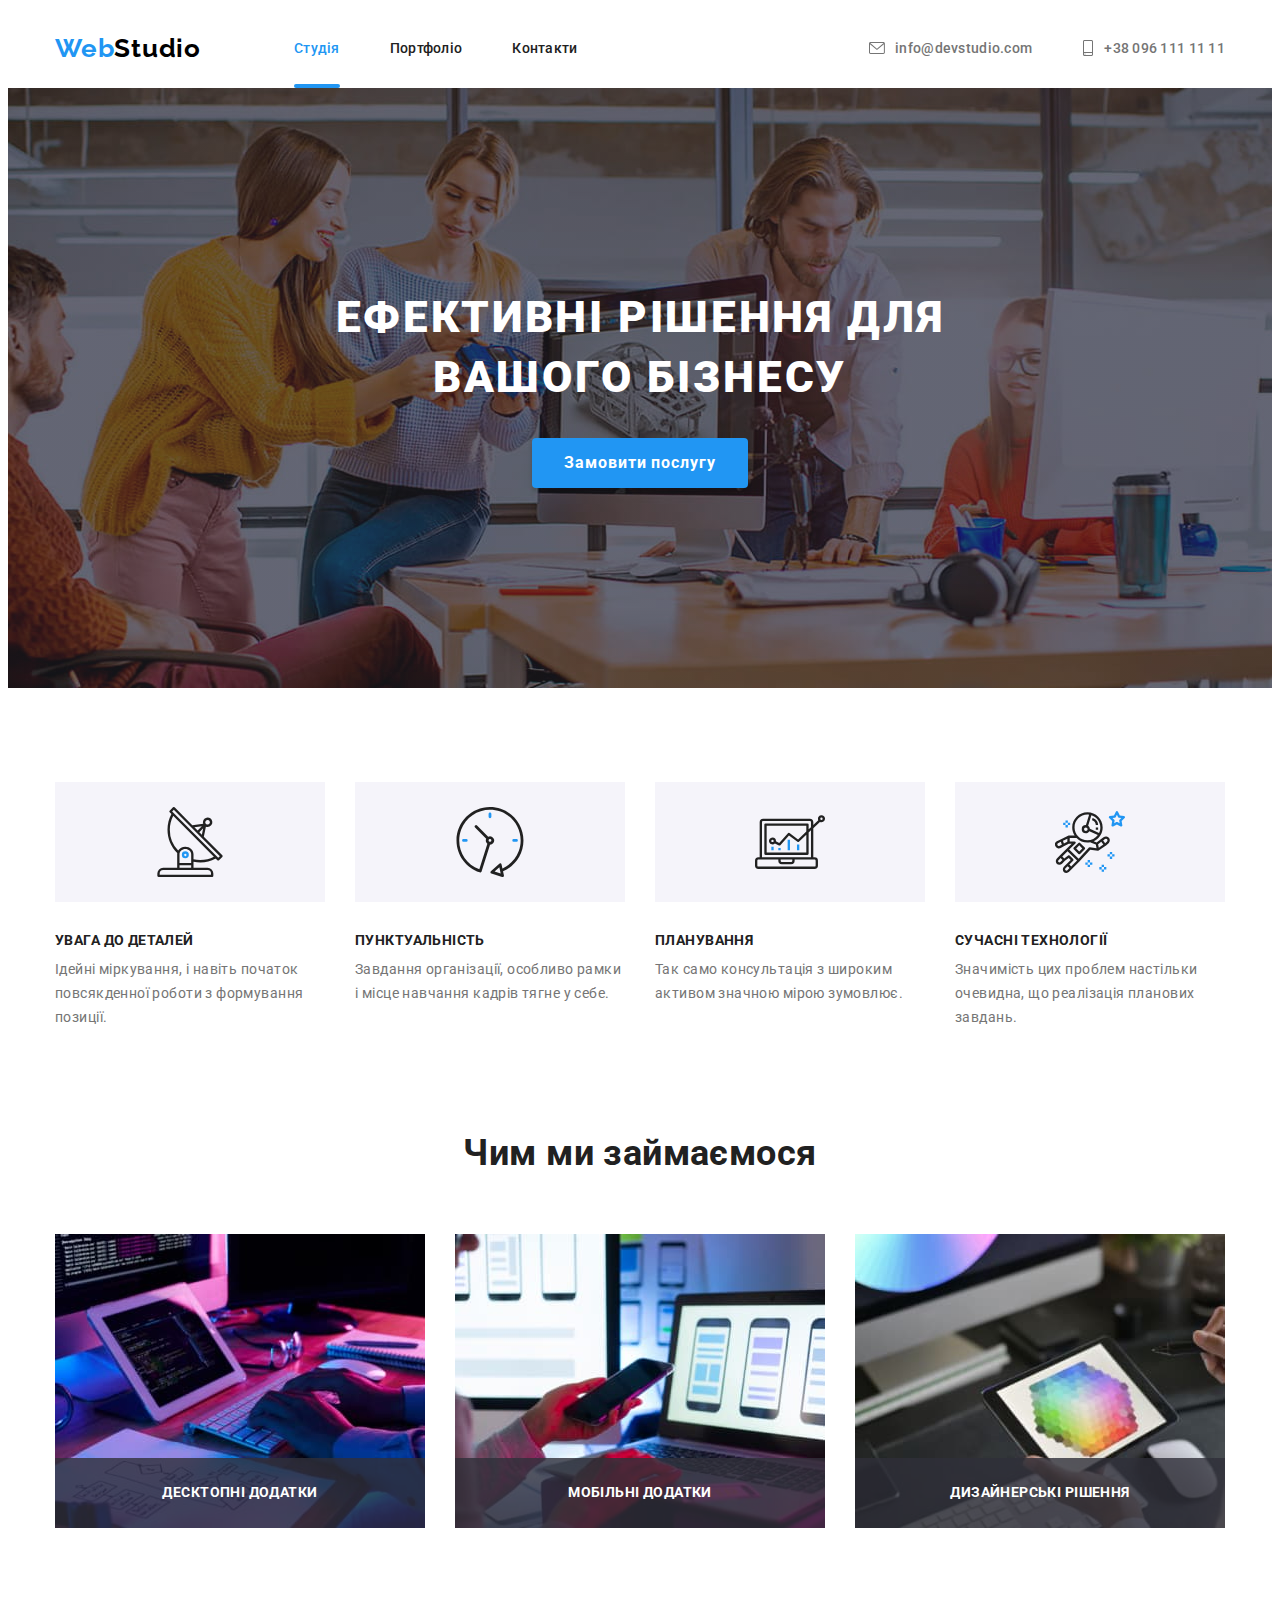
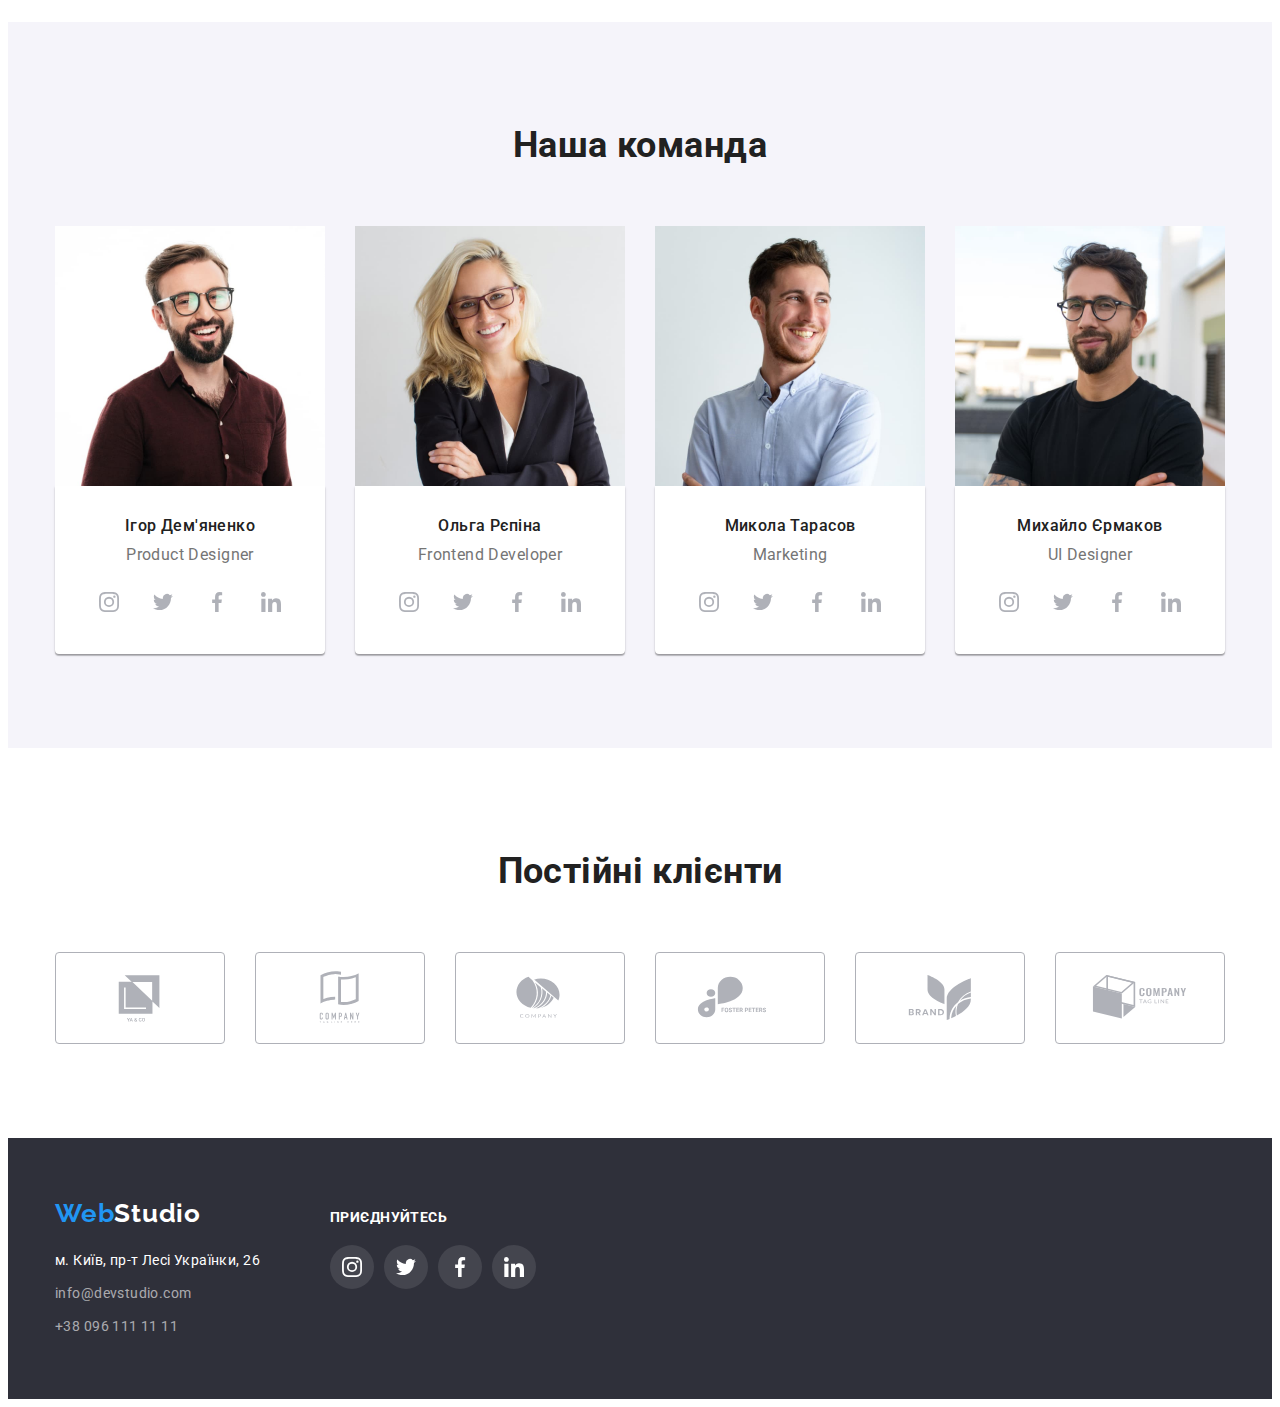
<file: index.html>
<!DOCTYPE html>
<html lang="uk">

<head>
    <meta charset="UTF-8">
    <meta http-equiv="X-UA-Compatible" content="IE=edge">
    <meta name="viewport" content="width=device-width, initial-scale=1.0">
    <title>Студия</title>
    <link rel="preconnect" href="https://fonts.googleapis.com">
    <link rel="preconnect" href="https://fonts.gstatic.com" crossorigin>
    <link
        href="https://fonts.googleapis.com/css2?family=Raleway:wght@700&family=Roboto:wght@400;500;700;900&display=swap"
        rel="stylesheet">
    <link rel="stylesheet" href="https://cdnjs.cloudflare.com/ajax/libs/modern-normalize/1.1.0/modern-normalize.min.css"
        integrity="sha512-wpPYUAdjBVSE4KJnH1VR1HeZfpl1ub8YT/NKx4PuQ5NmX2tKuGu6U/JRp5y+Y8XG2tV+wKQpNHVUX03MfMFn9Q=="
        crossorigin="anonymous" referrerpolicy="no-referrer">
    <link rel="stylesheet" href="./css/styles.css">
</head>

<body>
    <!--Шапка сайта-->
    <header class="page-header">
        <div class="container main-nav">
            <nav class="main-nav">
                <a href="#" class="web-nav header-logo-links"> <span
                        class="logo-nav header-logo-links">Web</span>Studio</a>
                <ul class="list header-nav">
                    <li class="item"><a class="header-nav-link current menu-line" href="">Студія</a></li>
                    <li class="item"><a class="header-nav-link" href="./portfolio.html">Портфоліо</a></li>
                    <li class="item"><a class="header-nav-link" href="">Контакти</a></li>
                </ul>
            </nav>
            <ul class="list nav-contacts">
                <li class="item">
                    <a class="header-contact contact-link" href="mailto:info@devstudio.com">
                    <svg class="header-icon" width="16" height="12">
                        <use href="./images/header-icon.svg#email"></use>
                    </svg>
                    info@devstudio.com</a>
                </li>
                <li class="item">
                    <a class="header-contact contact-link" href="tel:+380961111111">
                    <svg class="header-icon" width="12" height="16">
                        <use href="./images/header-icon.svg#smartphone"></use>
                    </svg>
                    +38 096 111 11 11</a>
                </li>
            </ul>
        </div>
    </header>
    <!--Основной блок - Герой-->
    <main>
        <section class="main overlay">
                <div class="container">
                    <h1 class="hero-title">Ефективні рішення для <br /> вашого бізнесу</h1>
                    <button class="hero-button" type="button" data-modal-open>Замовити послугу</button>
                </div>
                <div class="backdrop is-hidden" data-modal>
                    <div class="modal">
                        <button class="btn-close" data-modal-close>
                            <svg class="icon-close" height="18" width="18">
                                <use href="./images/icons.svg#closew"></use>
                            </svg>
                        </button>
                    </div>
                </div>
            </section>
        <!--Преимущества-->
            <section class="body-benefits">
                <div class="container container-benefits">
                    <h2 class="body-title visually-hidden">Переваги</h2>
                    <ul class="list container-benefits">
                        <li class="item">
                            <div class="benefits">
                                <svg class="benefits-icon" width="70" height="70">
                                    <use href="./images/icons.svg#icon-antenna-01"></use>
                                </svg>
                            </div>
                                <div>
                                    <h3 class="hero-uptitle">УВАГА ДО ДЕТАЛЕЙ</h3>
                                    <p class="hero-subtitle">Ідейні міркування, і навіть початок повсякденної роботи з
                                    формування
                                    позиції.
                                    </p>
                                </div>
                        </li>
                        <li class="item">
                            <div class="benefits">
                                <svg class="benefits-icon" width="70" height="70">
                                    <use href="./images/icons.svg#icon-clock-02"></use>
                                </svg>
                            </div>
                            <div>
                                <h3 class="hero-uptitle">ПУНКТУАЛЬНІСТЬ</h3>
                                <p class="hero-subtitle">Завдання організації, особливо рамки і місце навчання кадрів
                                    тягне у себе.
                                </p>
                            </div>
                        </li>
                        <li class="item">
                            <div class="benefits">
                                <svg class="benefits-icon" width="70" height="70">
                                    <use href="./images/icons.svg#icon-diagram-03"></use>
                                </svg>
                            </div>
                            <div>
                                <h3 class="hero-uptitle">ПЛАНУВАННЯ</h3>
                                <p class="hero-subtitle">Так само консультація з широким активом значною мірою зумовлює.
                                </p>
                            </div>
                        </li>
                        <li class="item">
                            <div class="benefits">
                                <svg class="benefits-icon" width="70" height="70">
                                    <use href="./images/icons.svg#icon-astronaut-04"></use>
                                </svg>
                            </div>
                            <div>
                                <h3 class="hero-uptitle">СУЧАСНІ ТЕХНОЛОГІЇ</h3>
                                <p class="hero-subtitle">Значимість цих проблем настільки очевидна, що реалізація
                                    планових завдань.
                                </p>
                            </div>
                        </li>
                    </ul>
                </div>
            </section>
        <!--Примеры работ-->
            <section class="body-activities">
                <div class="container">
                    <h2 class="body-title">Чим ми займаємося</h2>
                    <ul class="list activities-img">
                        <li class="item">
                            <div class="activities-title">
                                <img src="./images/img-01.jpg" alt="набір тексту на клавіатурі" width="370">
                                <div class="activities-box">
                                    <p class="activities-text">Десктопні додатки</p>
                                </div>
                            </div>
                        </li>
                        <li class="item">
                            <div class="activities-title">
                            <img src="./images/img-02.jpg" alt="людина тримає смартфон у руці, щось порівнює з екраном ноутбука" width="370">
                            <div class="activities-box">
                                <p class="activities-text">Мобільні додатки</p>
                            </div>
                            </div>
                        </li>
                        <li class="item">
                            <div class="activities-title">
                            <img src="./images/img-03.jpg" alt="на екрані планшету зображена палітра кольорів" width="370">
                            <div class="activities-box">
                                <p class="activities-text">Дизайнерські рішення</p>
                            </div>
                            </div>
                        </li>
                    </ul>
                </div>
            </section>
        <!--Команда-->
            <section class="body-team">
                <div class="container">
                    <h2 class="body-title">Наша команда</h2>
                    <ul class="list team-img">
                        <li class="item">
                            <img src="./images/01-igor-01.jpg" alt="молодий хлопець у коричневій сорочці, з бородою та в окулярах" width="270">
                            <div class="team-title">
                                <h3 class="image-title">Ігор Дем'яненко</h3>
                                <p class="image-subtitle">Product Designer</p>
                                <ul class="team-soc-list">
                                    <li class="team-soc-item">
                                        <a href="" class="team-soc-link">
                                            <svg class="team-soc-icon" width="20" height="20">
                                                <use href="./images/icons.svg#icon-icons-01-instagram"></use>
                                            </svg>
                                        </a>
                                    </li>
                                    <li class="team-soc-item">
                                        <a href="" class="team-soc-link">
                                            <svg class="team-soc-icon" width="20" height="20">
                                                <use href="./images/icons.svg#icon-icons-02-twitter"></use>
                                            </svg>
                                        </a>
                                    </li>
                                    <li class="team-soc-item">
                                        <a href="" class="team-soc-link">
                                            <svg class="team-soc-icon" width="20" height="20">
                                                <use href="./images/icons.svg#icon-icons-03-facebook"></use>
                                            </svg>
                                        </a>
                                    </li>
                                    <li class="team-soc-item">
                                        <a href="" class="team-soc-link">
                                            <svg class="team-soc-icon" width="20" height="20">
                                                <use href="./images/icons.svg#icon-icons-04-linkedin"></use>
                                            </svg>
                                        </a>
                                    </li>
                                </ul>
                            </div>
                        </li>
                        <li class="item">
                            <img src="./images/02-olga-02.jpg" alt="дівчина з білим волоссям, в окулярах, посміхається" width="270">
                            <div class="team-title">
                                <h3 class="image-title">Ольга Рєпіна</h3>
                                <p class="image-subtitle">Frontend Developer</p>
                                <ul class="team-soc-list">
                                    <li class="team-soc-item">
                                        <a href="" class="team-soc-link">
                                            <svg class="team-soc-icon" width="20" height="20">
                                                <use href="./images/icons.svg#icon-icons-01-instagram"></use>
                                            </svg>
                                        </a>
                                    </li>
                                    <li class="team-soc-item">
                                        <a href="" class="team-soc-link">
                                            <svg class="team-soc-icon" width="20" height="20">
                                                <use href="./images/icons.svg#icon-icons-02-twitter"></use>
                                            </svg>
                                        </a>
                                    </li>
                                    <li class="team-soc-item">
                                        <a href="" class="team-soc-link">
                                            <svg class="team-soc-icon" width="20" height="20">
                                                <use href="./images/icons.svg#icon-icons-03-facebook"></use>
                                            </svg>
                                        </a>
                                    </li>
                                    <li class="team-soc-item">
                                        <a href="" class="team-soc-link">
                                            <svg class="team-soc-icon" width="20" height="20">
                                                <use href="./images/icons.svg#icon-icons-04-linkedin"></use>
                                            </svg>
                                        </a>
                                    </li>
                                </ul>
                            </div>
                        </li>
                        <li class="item">
                            <img src="./images/03-mykola-03.jpg" alt="молодий хлопець в голубій рубашці" width="270">
                            <div class="team-title">
                                <h3 class="image-title">Микола Тарасов</h3>
                                <p class="image-subtitle">Marketing</p>
                                <ul class="team-soc-list">
                                    <li class="team-soc-item">
                                        <a href="" class="team-soc-link">
                                            <svg class="team-soc-icon" width="20" height="20">
                                                <use href="./images/icons.svg#icon-icons-01-instagram"></use>
                                            </svg>
                                        </a>
                                    </li>
                                    <li class="team-soc-item">
                                        <a href="" class="team-soc-link">
                                            <svg class="team-soc-icon" width="20" height="20">
                                                <use href="./images/icons.svg#icon-icons-02-twitter"></use>
                                            </svg>
                                        </a>
                                    </li>
                                    <li class="team-soc-item">
                                        <a href="" class="team-soc-link">
                                            <svg class="team-soc-icon" width="20" height="20">
                                                <use href="./images/icons.svg#icon-icons-03-facebook"></use>
                                            </svg>
                                        </a>
                                    </li>
                                    <li class="team-soc-item">
                                        <a href="" class="team-soc-link">
                                            <svg class="team-soc-icon" width="20" height="20">
                                                <use href="./images/icons.svg#icon-icons-04-linkedin"></use>
                                            </svg>
                                        </a>
                                    </li>
                                </ul>
                            </div>
                        </li>
                        <li class="item">
                            <img src="./images/04-myhailo-04.jpg" alt="хлопець у чорній футболці з бородою, в окулярах" width="270">
                            <div class="team-title">
                                <h3 class="image-title">Михайло Єрмаков</h3>
                                <p class="image-subtitle">UI Designer</p>
                                <ul class="team-soc-list">
                                    <li class="team-soc-item">
                                        <a href="" class="team-soc-link">
                                            <svg class="team-soc-icon" width="20" height="20">
                                                <use href="./images/icons.svg#icon-icons-01-instagram"></use>
                                            </svg>
                                        </a>
                                    </li>
                                    <li class="team-soc-item">
                                        <a href="" class="team-soc-link">
                                            <svg class="team-soc-icon" width="20" height="20">
                                                <use href="./images/icons.svg#icon-icons-02-twitter"></use>
                                            </svg>
                                        </a>
                                    </li>
                                    <li class="team-soc-item">
                                        <a href="" class="team-soc-link">
                                            <svg class="team-soc-icon" width="20" height="20">
                                                <use href="./images/icons.svg#icon-icons-03-facebook"></use>
                                            </svg>
                                        </a>
                                    </li>
                                    <li class="team-soc-item">
                                        <a href="" class="team-soc-link">
                                            <svg class="team-soc-icon" width="20" height="20">
                                                <use href="./images/icons.svg#icon-icons-04-linkedin"></use>
                                            </svg>
                                        </a>
                                    </li>
                                </ul>
                            </div>
                        </li>
                    </ul>
                </div>
            </section>
            <section class="clients section">
                <div class="container">
                    <h2 class="body-title">Постійні клієнти</h2>
                    <ul class="clients-list">
                        <li class="clients-item">
                            <a href="" class="clients-link">
                            <svg class="clients-icon" width="106" height="60">
                                <use href="./images/clients-logo.svg#logo-clients-01"></use>
                            </svg>
                            </a>
                        </li>
                        <li class="clients-item">
                            <a href="" class="clients-link">
                            <svg class="clients-icon" width="106" height="60">
                                <use href="./images/clients-logo.svg#logo-clients-02"></use>
                            </svg>
                            </a>
                        </li>
                        <li class="clients-item">
                            <a href="" class="clients-link">
                            <svg class="clients-icon" width="106" height="60">
                                <use href="./images/clients-logo.svg#logo-clients-03"></use>
                            </svg>
                            </a>
                        </li>
                        <li class="clients-item">
                            <a href="" class="clients-link">
                            <svg class="clients-icon" width="106" height="60">
                                <use href="./images/clients-logo.svg#logo-clients-04"></use>
                            </svg>
                            </a>
                        </li>
                        <li class="clients-item">
                            <a href="" class="clients-link">
                            <svg class="clients-icon" width="106" height="60">
                                <use href="./images/clients-logo.svg#logo-clients-05"></use>
                            </svg>
                            </a>
                        </li>
                        <li class="clients-item">
                            <a href="" class="clients-link">
                            <svg class="clients-icon" width="106" height="60">
                                <use href="./images/clients-logo.svg#logo-clients-06"></use>
                            </svg>
                            </a>
                        </li>
                    </ul>
                </div>     
            </section>
    </main>
    <!--Футер-->
    <footer class="footer">
        <div class="container footer-container">
            <div>
                <div class="footer-logo">
                    <a href="#" class="logo footer-links"> <span class="web footer-links">Web</span>Studio</a>
                </div>
                <address>
                    <ul class="list address">
                        <li class="item"><a class="footer-adress footer-links" href="https://goo.gl/maps/CPtrU1FHBa2aNyZL9"
                                target="_blank" rel="noopener noreferrer nofollow">м. Київ, пр-т Лесі Українки, 26</a>
                        </li>
                        <li class="item"><a class="footer-contacts footer-links" href="mailto:info@devstudio.com">info@devstudio.com</a>
                        </li>
                        <li class="item"><a class="footer-contacts footer-links" href="tel:+380961111111">+38 096 111 11
                                11</a></li>
                    </ul>
                </address>
            </div>
            <div class="footer-social">
                <strong class="social-title">приєднуйтесь</strong>
                <ul class="team-soc-list">
                    <li class="team-soc-item">
                    <a href="" class="team-soc-link footer-social-link">
                        <svg class="team-soc-icon-footer">
                            <use href="./images/icons.svg#icon-icons-01-instagram"></use>
                        </svg>
                    </a>
                    </li>
                    <li class="team-soc-item">
                    <a href="" class="team-soc-link footer-social-link">
                        <svg class="team-soc-icon-footer">
                            <use href="./images/icons.svg#icon-icons-02-twitter"></use>
                        </svg>
                    </a>
                    </li>
                    <li class="team-soc-item">
                    <a href="" class="team-soc-link footer-social-link">
                        <svg class="team-soc-icon-footer">
                            <use href="./images/icons.svg#icon-icons-03-facebook"></use>
                        </svg>
                    </a>
                    </li>
                    <li class="team-soc-item">
                    <a href="" class="team-soc-link footer-social-link">
                        <svg class="team-soc-icon-footer">
                            <use href="./images/icons.svg#icon-icons-04-linkedin"></use>
                        </svg>
                    </a>
                    </li>
                </ul>
            </div>
        </div>
    </footer>
    <script src="./js/modal.js"></script>
</body>
</html>
</file>
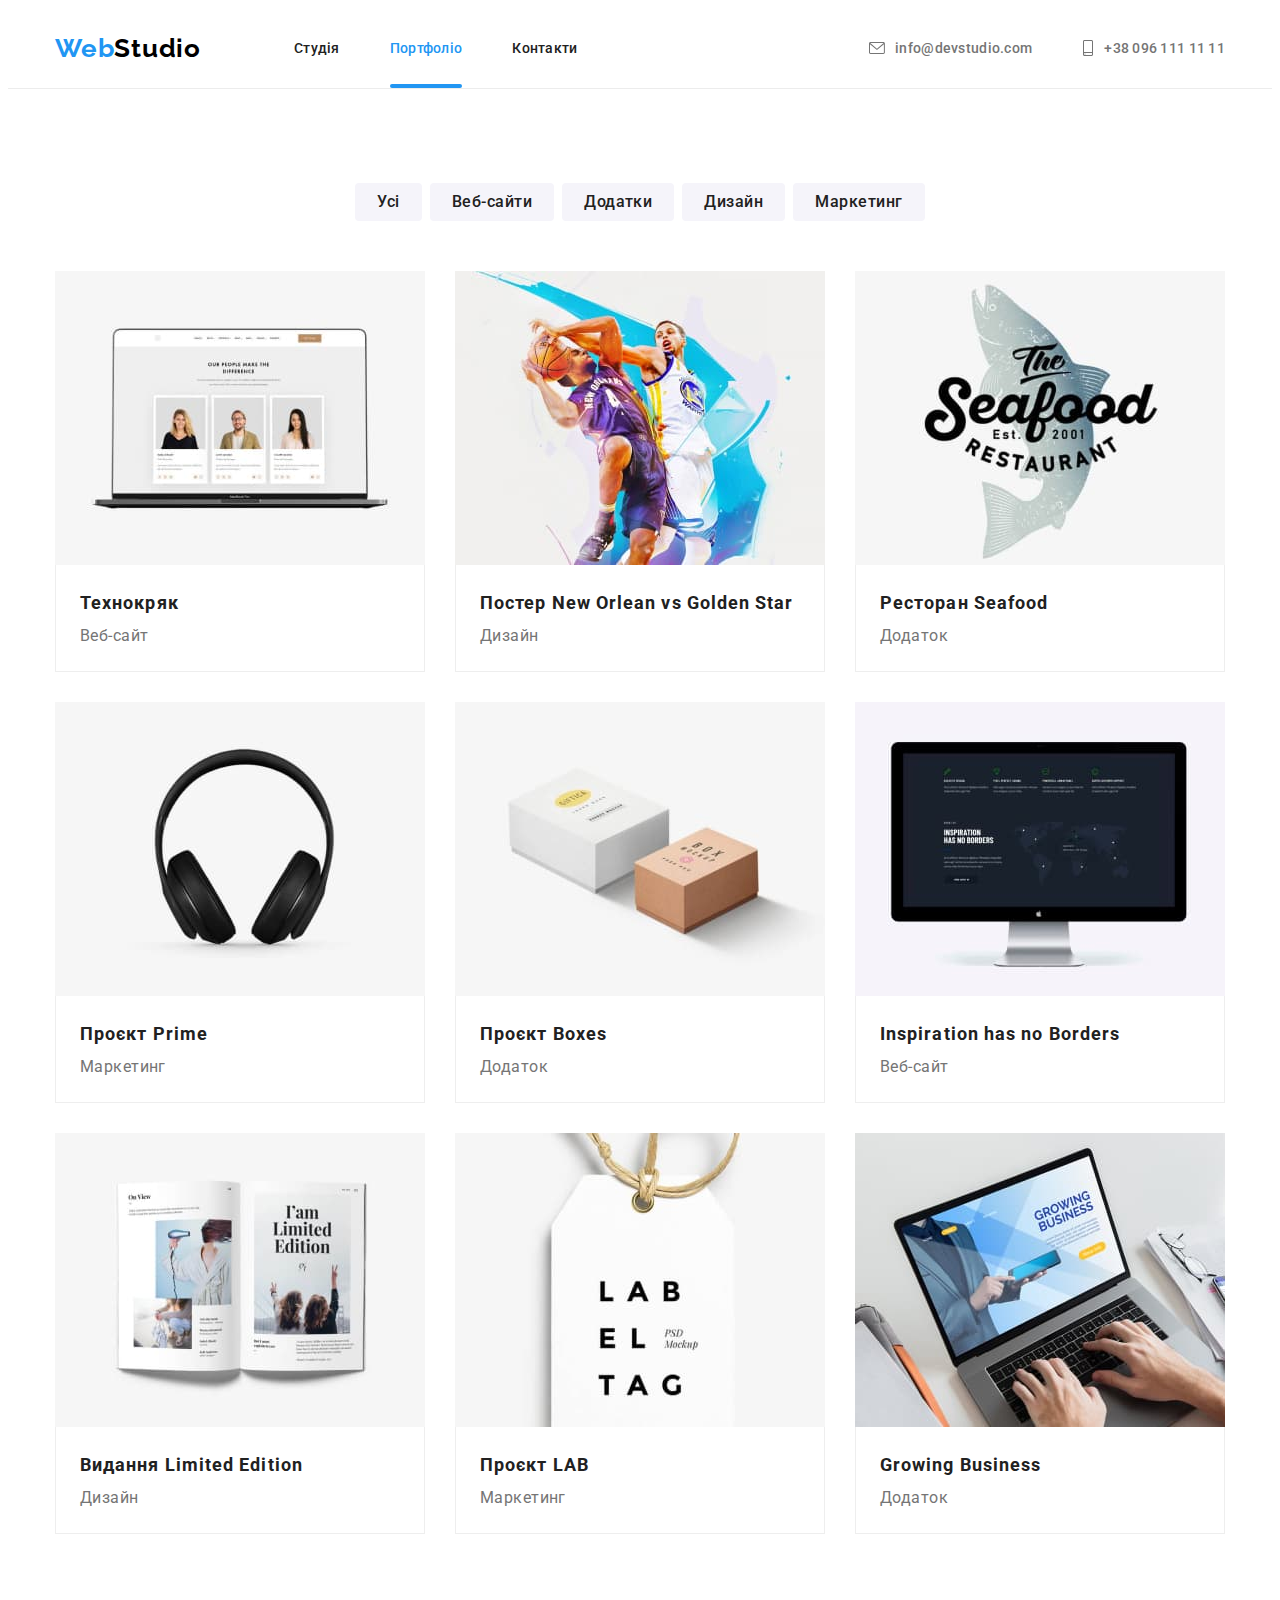
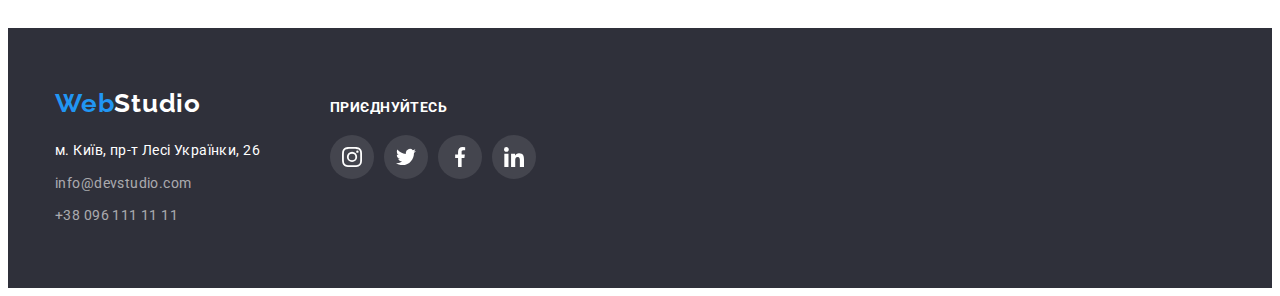
<file: portfolio.html>
<!DOCTYPE html>
<html lang="uk">

<head>
    <meta charset="UTF-8">
    <meta http-equiv="X-UA-Compatible" content="IE=edge">
    <meta name="viewport" content="width=device-width, initial-scale=1.0">
    <title>Портфоліо</title>
    <link rel="preconnect" href="https://fonts.googleapis.com">
    <link rel="preconnect" href="https://fonts.gstatic.com" crossorigin>
    <link
        href="https://fonts.googleapis.com/css2?family=Raleway:wght@700&family=Roboto:wght@400;500;700;900&display=swap"
        rel="stylesheet">
    <link rel="stylesheet" href="https://cdnjs.cloudflare.com/ajax/libs/modern-normalize/1.1.0/modern-normalize.min.css"
        integrity="sha512-wpPYUAdjBVSE4KJnH1VR1HeZfpl1ub8YT/NKx4PuQ5NmX2tKuGu6U/JRp5y+Y8XG2tV+wKQpNHVUX03MfMFn9Q=="
        crossorigin="anonymous" referrerpolicy="no-referrer">
    <link rel="stylesheet" href="./css/styles.css">
</head>

<body class="page">
    <!--Шапка сайта-->
    <header class="page-header line">
        <div class="container main-nav">
            <nav class="main-nav">
                <a href="#" class="web-nav header-logo-links"> <span
                        class="logo-nav header-logo-links">Web</span>Studio</a>
                <ul class="list header-nav">
                    <li class="item"><a class="header-nav-link" href="./index.html">Студія</a></li>
                    <li class="item"><a class="header-nav-link current menu-line" href="">Портфоліо</a></li>
                    <li class="item"><a class="header-nav-link" href="">Контакти</a></li>
                </ul>
            </nav>
            <ul class="list nav-contacts">
                <li class="item">
                    <a class="header-contact contact-link" href="mailto:info@devstudio.com">
                        <svg class="header-icon" width="16" height="12">
                            <use href="./images/header-icon.svg#email"></use>
                        </svg>
                        info@devstudio.com</a>
                </li>
                <li class="item">
                    <a class="header-contact contact-link" href="tel:+380961111111">
                        <svg class="header-icon" width="12" height="16">
                            <use href="./images/header-icon.svg#smartphone"></use>
                        </svg>
                        +38 096 111 11 11</a>
                </li>
            </ul>
        </div>
    </header>
    <!--Основной блок - Герой-->
    <main>
            <section class="portfolio-hero">
                <div class="container">
                    <h1 class="visually-hidden">Портфоліо</h1>
                    <ul class="list container-portfolio-button">
                        <li>
                            <button class="portfolio-button" type="button">Усі</button>
                        </li>
                        <li>
                            <button class="portfolio-button" type="button">Веб-сайти</button>
                        </li>
                        <li>
                            <button class="portfolio-button" type="button">Додатки</button>
                        </li>
                        <li>
                            <button class="portfolio-button" type="button">Дизайн</button>
                        </li>
                        <li>
                            <button class="portfolio-button" type="button">Маркетинг</button>
                        </li>
                    </ul>
                    <ul class="list portfolio-image">
                        <li class="portfolio-card">
                            <a class="portfolio-image-link" href="#">
                                <div class="portfolio-image-wrap">
                                    <img src="./images/img-001-technokryak.jpg" alt="Ноутбук" width="370" height="294">
                                    <p class="portfolio-image-text">Ресурс пропонує комплексні пропозиції з різним рівнем функціоналу та сервісів. Все це дозволить відвідувачу отримати
                                    вичерпні відомості про компанію чи приватну особу.</p>
                                </div>
                            <div class="portfolio-container">
                                <h2 class="portfolio-image-title">Технокряк</h2>
                                <p class="portfolio-image-subtitle">Веб-сайт</p>
                            </div>
                            </a>
                        </li>
                        <li>
                            <a class="portfolio-image-link" href="#">
                                <div class="portfolio-image-wrap">
                                <img src="./images/img-002-new-orlean-golden-star.jpg" alt="Баскетболісти" width="370" height="294">
                                <p class="portfolio-image-text">Ресурс пропонує комплексні пропозиції з різним рівнем функціоналу та сервісів. Все це
                                    дозволить відвідувачу отримати
                                    вичерпні відомості про компанію чи приватну особу.</p>
                                </div>
                            <div class="portfolio-container">
                                <h2 class="portfolio-image-title">Постер New Orlean vs Golden Star</h2>
                                <p class="portfolio-image-subtitle">Дизайн</p>
                            </div>
                            </a>
                        </li>
                        <li>
                            <a class="portfolio-image-link" href="#">
                                <div class="portfolio-image-wrap">
                                <img src="./images/img-003-seafood.jpg" alt="Логотип ресторана Seafood" width="370" height="294">
                                <p class="portfolio-image-text">Ресурс пропонує комплексні пропозиції з різним рівнем функціоналу та сервісів. Все це
                                    дозволить відвідувачу отримати
                                    вичерпні відомості про компанію чи приватну особу.</p>
                                    </div>
                            <div class="portfolio-container">
                                <h2 class="portfolio-image-title">Ресторан Seafood</h2>
                                <p class="portfolio-image-subtitle">Додаток</p>
                            </div>
                            </a>
                        </li>
                        <li>
                            <a class="portfolio-image-link" href="#">
                                <div class="portfolio-image-wrap">
                                <img src="./images/img-004-prime.jpg" alt="Навушники" width="370" height="294">
                                 <p class="portfolio-image-text">Ресурс пропонує комплексні пропозиції з різним рівнем функціоналу та сервісів. Все це
                                    дозволить відвідувачу отримати
                                    вичерпні відомості про компанію чи приватну особу.</p>
                                    </div>
                            <div class="portfolio-container">
                                <h2 class="portfolio-image-title">Проєкт Prime</h2>
                                <p class="portfolio-image-subtitle">Маркетинг</p>
                            </div>
                            </a>
                        </li>
                        <li>
                            <a class="portfolio-image-link" href="#">
                                <div class="portfolio-image-wrap">
                                <img src="./images/img-005-boxes.jpg" alt="Коробочки подарочні" width="370" height="294">
                                 <p class="portfolio-image-text">Ресурс пропонує комплексні пропозиції з різним рівнем функціоналу та сервісів. Все це
                                    дозволить відвідувачу отримати
                                    вичерпні відомості про компанію чи приватну особу.</p>
                                    </div>
                            <div class="portfolio-container">
                                <h2 class="portfolio-image-title">Проєкт Boxes</h2>
                                <p class="portfolio-image-subtitle">Додаток</p>
                            </div>
                            </a>
                        </li>
                        <li>
                            <a class="portfolio-image-link" href="#">
                                <div class="portfolio-image-wrap">
                                <img src="./images/img-006-inspiration-has-no-borders.jpg" alt="Монітор" width="370" height="294">
                                 <p class="portfolio-image-text">Ресурс пропонує комплексні пропозиції з різним рівнем функціоналу та сервісів. Все це
                                    дозволить відвідувачу отримати
                                    вичерпні відомості про компанію чи приватну особу.</p>
                                    </div>
                            <div class="portfolio-container">
                                <h2 class="portfolio-image-title">Inspiration has no Borders</h2>
                                <p class="portfolio-image-subtitle">Веб-сайт</p>
                            </div>
                            </a>
                        </li>
                        <li>
                            <a class="portfolio-image-link" href="#">
                                <div class="portfolio-image-wrap">
                                <img src="./images/img-007-limited-edition.jpg" alt="Книга" width="370" height="294">
                                 <p class="portfolio-image-text">Ресурс пропонує комплексні пропозиції з різним рівнем функціоналу та сервісів. Все це
                                    дозволить відвідувачу отримати
                                    вичерпні відомості про компанію чи приватну особу.</p>
                                    </div>
                            <div class="portfolio-container">
                                <h2 class="portfolio-image-title">Видання Limited Edition</h2>
                                <p class="portfolio-image-subtitle">Дизайн</p>
                            </div>
                            </a>
                        </li>
                        <li>
                            <a class="portfolio-image-link" href="#">
                                <div class="portfolio-image-wrap">
                                <img src="./images//img-008-lab.jpg" alt="Бірка з одягу" width="370" height="294">
                                 <p class="portfolio-image-text">Ресурс пропонує комплексні пропозиції з різним рівнем функціоналу та сервісів. Все це
                                    дозволить відвідувачу отримати
                                    вичерпні відомості про компанію чи приватну особу.</p>
                                    </div>
                            <div class="portfolio-container">
                                <h2 class="portfolio-image-title">Проєкт LAB</h2>
                                <p class="portfolio-image-subtitle">Маркетинг</p>
                            </div>
                            </a>
                        </li>
                        <li>
                            <a class="portfolio-image-link" href="#">
                                <div class="portfolio-image-wrap">
                                <img src="./images/img-009-growing-busines.jpg" alt="Робота за ноутбуком" width="370" height="294">
                                 <p class="portfolio-image-text">Ресурс пропонує комплексні пропозиції з різним рівнем функціоналу та сервісів. Все це
                                    дозволить відвідувачу отримати
                                    вичерпні відомості про компанію чи приватну особу.</p>
                                    </div>
                            <div class="portfolio-container">
                                <h2 class="portfolio-image-title">Growing Business</h2>
                                <p class="portfolio-image-subtitle">Додаток</p>
                            </div>
                            </a>
                        </li>
                    
                    </ul>
                </div>
            </section>

    </main>
    <!--Футер-->
    <footer class="footer">
        <div class="container footer-container">
            <div>
                <div class="footer-logo">
                    <a href="#" class="logo footer-links"> <span class="web footer-links">Web</span>Studio</a>
                </div>
                <address>
                    <ul class="list address">
                        <li class="item"><a class="footer-adress footer-links" href="https://goo.gl/maps/CPtrU1FHBa2aNyZL9"
                                target="_blank" rel="noopener noreferrer nofollow">м. Київ, пр-т Лесі Українки, 26</a>
                        </li>
                        <li class="item"><a class="footer-contacts footer-links"
                                href="mailto:info@devstudio.com">info@devstudio.com</a>
                        </li>
                        <li class="item"><a class="footer-contacts footer-links" href="tel:+380961111111">+38 096 111 11
                                11</a></li>
                    </ul>
                </address>
            </div>
            <div class="footer-social">
                <strong class="social-title">приєднуйтесь</strong>
                <ul class="team-soc-list">
                    <li class="team-soc-item">
                        <a href="" class="team-soc-link footer-social-link">
                            <svg class="team-soc-icon-footer">
                                <use href="./images/icons.svg#icon-icons-01-instagram"></use>
                            </svg>
                        </a>
                    </li>
                    <li class="team-soc-item">
                        <a href="" class="team-soc-link footer-social-link">
                            <svg class="team-soc-icon-footer">
                                <use href="./images/icons.svg#icon-icons-02-twitter"></use>
                            </svg>
                        </a>
                    </li>
                    <li class="team-soc-item">
                        <a href="" class="team-soc-link footer-social-link">
                            <svg class="team-soc-icon-footer">
                                <use href="./images/icons.svg#icon-icons-03-facebook"></use>
                            </svg>
                        </a>
                    </li>
                    <li class="team-soc-item">
                        <a href="" class="team-soc-link footer-social-link">
                            <svg class="team-soc-icon-footer">
                                <use href="./images/icons.svg#icon-icons-04-linkedin"></use>
                            </svg>
                        </a>
                    </li>
                </ul>
            </div>
        </div>
    </footer>
</body>

</html>
</file>
<file: css/styles.css>
/* фон хедера #FFFFFF; */

/* цвет логотипа #000000 */

/* блог герой, фон футера #2F303A*/

/* основной фон,  #F5F5F5 */

/* цвет заголовков #212121 */

/* основной текcт, подзаголовки #757575 */

/* голубой текст, фоны кнопок #2196F3 */

/* цвет кнопки Героя по "ховеру" #188CE8*/

/* фон кнопок Портфолио #F5F4FA */

:root {
    --header-background-color: #FFFFFF;
    --first-title-color: #212121;
    --second-title-color: #757575;
    --hero-footer-color: #2F303A;
    --background-color: #F5F5F5;
    --logo-color: #000000;
    --blue-text-backgrounds: #2196F3;
    --second-btn-color: #F5F4FA;
    --hover-btn-color: #188CE8;
}

* {
    box-sizing: border-box;
}

h1,
h2,
h3,
h4,
h5,
h6,
p {
    margin: 0;
}

img {
    display: block;
    max-width: 100%;
    height: auto;
}

ul {
    list-style: none;
    margin: 0;
    padding: 0;
}

body {
    font-family: 'Roboto', sans-serif;
    color: var(--background-color);
    font-size: 14px;
    letter-spacing: 0.03em;
}

/*--------------Утилиты---------------*/

.list {
    padding: 0;
    margin: 0;
    list-style: none;
}


/*--------------page header--------------*/

.page-header {
    background-color: var(--header-background-color);
}

.container {
    margin-left: auto;
    margin-right: auto;
    width: 1200px;
    padding-left: 15px;
    padding-right: 15px;
}

.main-nav {
    display: flex;
    align-items: center;
}

/*-------------site nav-------------*/

/*---------------Logo---------------*/

.logo-nav {
    color: var(--blue-text-backgrounds);
    font-family: 'Raleway';
    font-style: normal;
    font-weight: 700;
    font-size: 26px;
    line-height: 1.19;
    letter-spacing: 0.03em;
}

.web-nav {
    color: var(--logo-color);
    font-family: 'Raleway';
    font-style: normal;
    font-weight: 700;
    font-size: 26px;
    line-height: 1.19;
    letter-spacing: 0.03em;
}

.header-logo-links {
    text-decoration: none;
}

.header-nav {
    display: flex;
    list-style: none;
    margin-left: 93px;
}

.header-nav .item+.item {
    margin-left: 50px;
}

.header-nav-link {
    display: block;
    padding-top: 32px;
    padding-bottom: 32px;

    font-weight: 500;
    font-size: 14px;
    line-height: 1.1428;
    letter-spacing: 0.02em;
    color: var(--first-title-color);
    text-decoration: none;

    transition-property: color;
    transition-duration: 250ms;
    transition-timing-function: cubic-bezier(0.4, 0, 0.2, 1);
}

.header-nav-link:hover,
.header-nav-link:focus {
    color: var(--blue-text-backgrounds);
}

.header-nav .header-nav-link.current {
    color: var(--blue-text-backgrounds);
}

.nav-contacts {
    display: flex;
    margin-left: auto;
}

.nav-contacts .item+.item {
    margin-left: 50px;
}

.header-contact {
    font-weight: 500;
    font-size: 14px;
    line-height: 1.1428;
    letter-spacing: 0.02em;
    color: var(--second-title-color);
    text-decoration: none;
    display: flex;
    align-items: center;

    transition-property: color;
    transition-duration: 250ms;
    transition-timing-function: cubic-bezier(0.4, 0, 0.2, 1);
}

.header-contact:hover,
.header-contact:focus {
    color: var(--blue-text-backgrounds);
}

/*?-----Header-line-подчеркивание-----*/

.menu-line {
    position: relative;
}

.menu-line::after {
    content: '';

    position: absolute;
    left: 0;
    bottom: 0;

    display: block;
    width: 100%;
    height: 4px;
    border-radius: 2px;
    background-color: var(--blue-text-backgrounds);
}

/*--------------Header-Icons----------*/

.header-icon {
    margin-right: 10px;
    fill: currentColor;
}

.contact-link {
    display: flex;
    padding-top: 32px;
    padding-bottom: 32px;
    align-items: center;
}

.contact-link:hover,
.contact-link:focus {
    color: var(--blue-text-backgrounds);
}

/*---------------Overlay-----------*/

.overlay {
    max-width: 1600px;
    height: 600px;
    margin-left: auto;
    margin-right: auto;
    background-image: linear-gradient(
        to right,
        rgba(47, 48, 58, 0.4),
        rgba(47, 48, 58, 0.4)
    ),
    url("../images/Hero-image-res.jpg");
    background-size: cover;
    background-repeat: no-repeat;
    background-position: center;
}

/* --------------Hero------------ */

.main {
    padding: 200px 0;
    /*padding-bottom: 280px;*/
    background-color: var(--hero-footer-color);
}

.section {}

.hero-title {
    margin-top: 0;
    margin-bottom: 30px;

    font-weight: 900;
    font-size: 44px;
    line-height: 1.3636;
    letter-spacing: 0.06em;
    text-transform: uppercase;
    color: var(--header-background-color);
    text-align: center;
}

/*------------Button-------------------*/

.hero-button {
    font-family: inherit;
    font-weight: 700;
    font-size: 16px;
    line-height: 1.875;
    letter-spacing: 0.06em;
    color: var(--header-background-color);
    border: none;
    background: var(--blue-text-backgrounds);
    box-shadow: 0px 4px 4px rgba(0, 0, 0, 0.15);
    border-radius: 4px;
    cursor: pointer;
    padding: 10px 32px;
    display: inline-block;
    min-width: 216px;
    height: 50px;
    text-align: center;
    display: block;
    margin: 0 auto;

    transition-property: color;
    transition-duration: 250ms;
    transition-timing-function: cubic-bezier(0.4, 0, 0.2, 1);
}

.hero-button:hover,
.hero-button:focus {
    color: var(--hover-btn-color);
}

/*?---------Modal-window----------*/

.backdrop {
    position: fixed;
    top: 0;
    left: 0;

    width: 100%;
    height: 100%;
    background-color: rgba(0, 0, 0, 0.2);

    z-index: 1;

    opacity: 1;
    transition-property: opacity;
    transition-duration: 250ms;
    transition-timing-function: cubic-bezier(0.4, 0, 0.2, 1);
}

.backdrop.is-hidden {
    visibility: hidden;
    opacity: 0;
    pointer-events: none;
}

.backdrop.is-hidden .modal {
    transform: scale(0.9);
}

.modal {
    position: absolute;
    top: 50%;
    left: 50%;
    transform: translate(-50%, -50%) scale(1);

    min-width: 528px;
    min-height: 581px;
    background-color: var(--header-background-color);
    box-shadow: 0px 1px 3px rgba(0, 0, 0, 0.12), 0px 1px 1px rgba(0, 0, 0, 0.14), 0px 2px 1px rgba(0, 0, 0, 0.2);
    border-radius: 4px;

    align-items: center;
    justify-content: center;

    transition-property: opacity;
    transition-duration: 250ms;
    transition-timing-function: cubic-bezier(0.4, 0, 0.2, 1);
}

.btn-close {
    display: flex;
    width: 30px;
    height: 30px;

    margin-right: 8px;
    margin-top: 8px;
    margin-left: auto;
    margin-bottom: auto;
    border-radius: 50%;
    background: var(--header-background-color);
    border: 1px solid rgba(0, 0, 0, 0.1);

    align-items: center;
    justify-content: center;
}

.icon-close {
    fill: currentColor;
}

/*---------benefits-icons----------*/

.benefits {
    display: inline-flex;
    align-items: center;
    justify-content: center;
    width: 270px;
    height: 120px;
    background-color: rgba(245, 244, 250, 1);
    margin-bottom: 30px;
}

/*---------Преимущества-benefits----------*/

.body-benefits {
    padding-top: 94px;
    padding-bottom: 94px;
}

.container-benefits {
    display: flex;
    gap: 30px;
}

.container-benefits .item {
    flex-basis: calc((100%-90)/4);
}

.body-title {
    margin-bottom: 50px;
    text-align: center;

    font-weight: 700;
    font-size: 36px;
    line-height: 1.666;
    color: var(--first-title-color);
}

.visually-hidden {
    position: absolute;
    width: 1px;
    height: 1px;
    margin: -1px;
    border: 0;
    padding: 0;
    white-space: nowrap;
    clip-path: inset(100%);
    clip: rect(0 0 0 0);
    overflow: hidden;
}

.hero-uptitle {
    margin-top: 0;
    margin-bottom: 10px;
    font-weight: 700;
    font-size: 14px;
    line-height: 1.1428;
    letter-spacing: 0.03em;
    text-transform: uppercase;
    color: var(--first-title-color);
}

.hero-subtitle {
    margin-top: 0;
    margin-bottom: 0;

    font-size: 14px;
    line-height: 1.7142;
    letter-spacing: 0.03em;
    color: var(--second-title-color);
}

/*?-----------Примеры работ---------------*/

.body-activities {
    /*padding-top: 94px;*/
    padding-bottom: 94px;
}

.activities-img {
    display: flex;
    flex-wrap: wrap;
    gap: 30px;
}

.activities-img .item {
    flex-basis: calc((100% - 60px) / 3);
}

.activities-title {
    position: relative;
}

.activities-title::before {
    position: relative;
  }

.activities-box {
    left: 0;
    bottom: 0;
    
    position: absolute;
    display: flex;
    justify-content: center;
    align-items: center;

    width: 370px;
    height: 70px;
    background-color: rgba(47, 48, 58, 0.8);
}

.activities-text {
    font-style: normal;
    font-weight: 700;
    font-size: 14px;
    line-height: 1.14;
    text-align: center;
    letter-spacing: 0.03em;
    text-transform: uppercase;
    color: var(--header-background-color);    
}

/*--------------Команда------------*/

.body-team {
    padding-top: 94px;
    padding-bottom: 94px;
    background-color: var(--second-btn-color);
}

.team-img {
    display: flex;
    flex-wrap: wrap;
    gap: 30px;
}

.team-img .item {
    flex-basis: calc((100% - 90) / 4);
}

.team-title {
    padding-top: 30px;
    padding-bottom: 30px;
    text-align: center;
    background-color: var(--header-background-color);
    border-radius: 0px 0px 4px 4px;
    box-shadow: 0px 1px 3px rgba(0, 0, 0, 0.12), 0px 1px 1px rgba(0, 0, 0, 0.14), 0px 2px 1px rgba(0, 0, 0, 0.2);
}

.image-title {
    margin-bottom: 10px;
    font-weight: 500;
    font-size: 16px;
    line-height: 1.1875;
    color: var(--first-title-color);
}

.image-subtitle {
    margin-top: 0;
    margin-bottom: 16px;
    font-size: 16px;
    line-height: 1.1875;
    color: var(--second-title-color);
}

/*-----------Team-soc-icon----------*/

.team-soc-list {
    display: flex;
    margin: 0;
    padding: 0;
    gap: 10px;
    list-style: none;
    justify-content: center;
}

.team-soc-item {
    width: 44px;
    height: 44px;
}

.team-soc-link {
    display: flex;
    width: 100%;
    height: 100%;
    text-align: center;
    justify-content: center;
    align-items: center;
    background-color: #ffffff;
    border-radius: 50px;

    transition-property: background-color;
    transition-duration: 250ms;
    transition-timing-function: cubic-bezier(0.4, 0, 0.2, 1);
}

.team-soc-icon {
    width: 20px;
    height: 20px;
    fill: #afb1b8;
}

.team-soc-link:hover,
.team-soc-link:focus {
    background-color: var(--blue-text-backgrounds)
}

.team-soc-link:hover .team-soc-icon,
.team-soc-link:focus .team-soc-icon {
    fill: var(--header-background-color);
    width: 22px;
    height: 22px;
}

/*-----------Постійні клієнти--------*/

.clients {
    padding: 94px 0px;
}

.clients-list {
    display: flex;
    gap: 30px;
}

.clients-item {
    display: flex;
    width: 170px;
    height: 92px;
}

.clients-link {
    display: flex;
    width: 100%;
    height: 100%;
    align-items: center;
    justify-content: center;

    color: #afb1b8;
    border: 1px solid #afb1b8;
    border-radius: 4px;

    transition-property: color;
    transition-duration: 250ms;
    transition-timing-function: cubic-bezier(0.4, 0, 0.2, 1);
}

.clients-icon {
    fill: currentColor;
}

.clients-link:hover,
.clients-link:focus {
    color: var(--blue-text-backgrounds);
    border: 1px solid var(--blue-text-backgrounds);
}

/*----------------Footer-------------*/

.footer {
    padding-top: 60px;
    padding-bottom: 60px;
    background-color: var(--hero-footer-color);
}

.footer-container {
    display: flex;
    align-items: baseline;
}

.footer-logo {
    margin-bottom: 20px;
}

.logo {
    color: var(--header-background-color);
    font-family: 'Raleway';
    font-style: normal;
    font-weight: 700;
    font-size: 26px;
    line-height: 1.19;
    letter-spacing: 0.03em;
}

.web {
    color: var(--blue-text-backgrounds);
    font-family: 'Raleway';
    font-style: normal;
    font-weight: 700;
    font-size: 26px;
    line-height: 1.19;
    letter-spacing: 0.03em;
}

.address {
    font-style: normal;
}

.footer-contacts:hover,
.footer-contacts:focus {
    color: var(--blue-text-backgrounds);
}

.footer-adress:hover,
.footer-adress:focus {
    color: var(--blue-text-backgrounds);
}

.footer-adress {
    font-size: 14px;
    line-height: 1.71;
    letter-spacing: 0.03em;
    color: var(--header-background-color);
}

.footer-contacts {
    font-size: 14px;
    line-height: 1.71;
    color: rgba(255, 255, 255, 0.6);
}

.footer-links {
    text-decoration: none;
}

.address .item+.item {
    margin-top: 9px;
}

/*-----------Footer-social---------*/

.footer-social {
    margin-left: 70px;
}

.social-title {
    width: 100%;
    display: block;
    margin-top: 0;
    text-transform: uppercase;
    font-weight: 700;
    color: var(--header-background-color);
    margin-bottom: 20px;
}

.footer-social-link {
    background-color: rgba(255, 255, 255, 0.1);
}

.footer-social-link>.social-team-icon {
    fill: var(--header-background-color);
}

.team-soc-icon-footer {
    width: 20px;
    height: 20px;
    fill: var(--header-background-color);
}

/*---------Portfolio ---------*/

.page .line {
    border-bottom: 1px solid #ececec;
}

/*-----------Portfolio Button------------*/

.container-portfolio-button {
    display: flex;
    flex-wrap: wrap;
    gap: 8px;
    align-items: center;
    flex-basis: calc((100% - 32px) / 5);
    justify-content: center;
    margin-bottom: 50px;
}

.portfolio-button {
    padding: 6px 22px;
    font-weight: 500;
    font-size: 16px;
    line-height: 1.62;
    letter-spacing: 0.03em;
    color: var(--first-title-color);
    border: none;
    background: var(--second-btn-color);
    border-radius: 4px;
    cursor: pointer;
    font-family: inherit;

    transition-property: background-color;
    transition-duration: 250ms;
    transition-timing-function: cubic-bezier(0.4, 0, 0.2, 1);
}

.portfolio-button:hover,
.portfolio-button:focus {
    color: var(--header-background-color);
    background-color: var(--blue-text-backgrounds);
    box-shadow: 0px 3px 1px rgba(0, 0, 0, 0.1), 0px 1px 2px rgba(0, 0, 0, 0.08),
            0px 2px 2px rgba(0, 0, 0, 0.12);
}

/*--------------Portfolio Main------------*/

.portfolio-hero {
    background-color: var(--header-background-color);
    padding-top: 94px;
    padding-bottom: 94px;
}

.portfolio-image {
    display: flex;
    flex-wrap: wrap;
    gap: 30px;
}

.portfolio-image-link {
    text-decoration: none;
    display: block;
}

.portfolio-image-link:hover,
.portfolio-image-link:focus {
    box-shadow: 0px 1px 1px rgba(0, 0, 0, 0.12), 0px 4px 4px rgba(0, 0, 0, 0.06),
        1px 4px 6px rgba(0, 0, 0, 0.16);
}

.portfolio-container {
    padding: 20px 24px;
    background-color: var(--header-background-color);
    border: 1px solid #eeeeee;
    border-top: 0;
    cursor: pointer;
    display: block;
}

.portfolio-image-title {
    font-weight: 700;
    font-size: 18px;
    line-height: 2;
    color: var(--first-title-color);
    letter-spacing: 0.06em;
}

.portfolio-image-subtitle {
    font-weight: 400;
    font-size: 16px;
    line-height: 1.87;
    color: var(--second-title-color);
}

.portfolio-image-text {
    position: absolute;
    top: 0;
    height: 100%;

    transform: translateY(100%);
    transition-property: transform;
    transition-duration: 250ms;
    transition-timing-function: cubic-bezier(0.4, 0, 0.2, 1);

    padding-top: 63px;
    padding-bottom: 63px;
    padding-left: 24px;
    padding-right: 24px;

    font-size: 18px;
    line-height: 1.55;
    letter-spacing: 0.03em;
    color: var(--header-background-color);
    background-color: rgba(33, 150, 243, 0.9);
}

.portfolio-image-wrap {
    position: relative;
    overflow: hidden;
}

.portfolio-image-link:hover .portfolio-image-text,
.portfolio-image-link:focus .portfolio-image-text {
    transform: translateY(0);   
}
</file>
